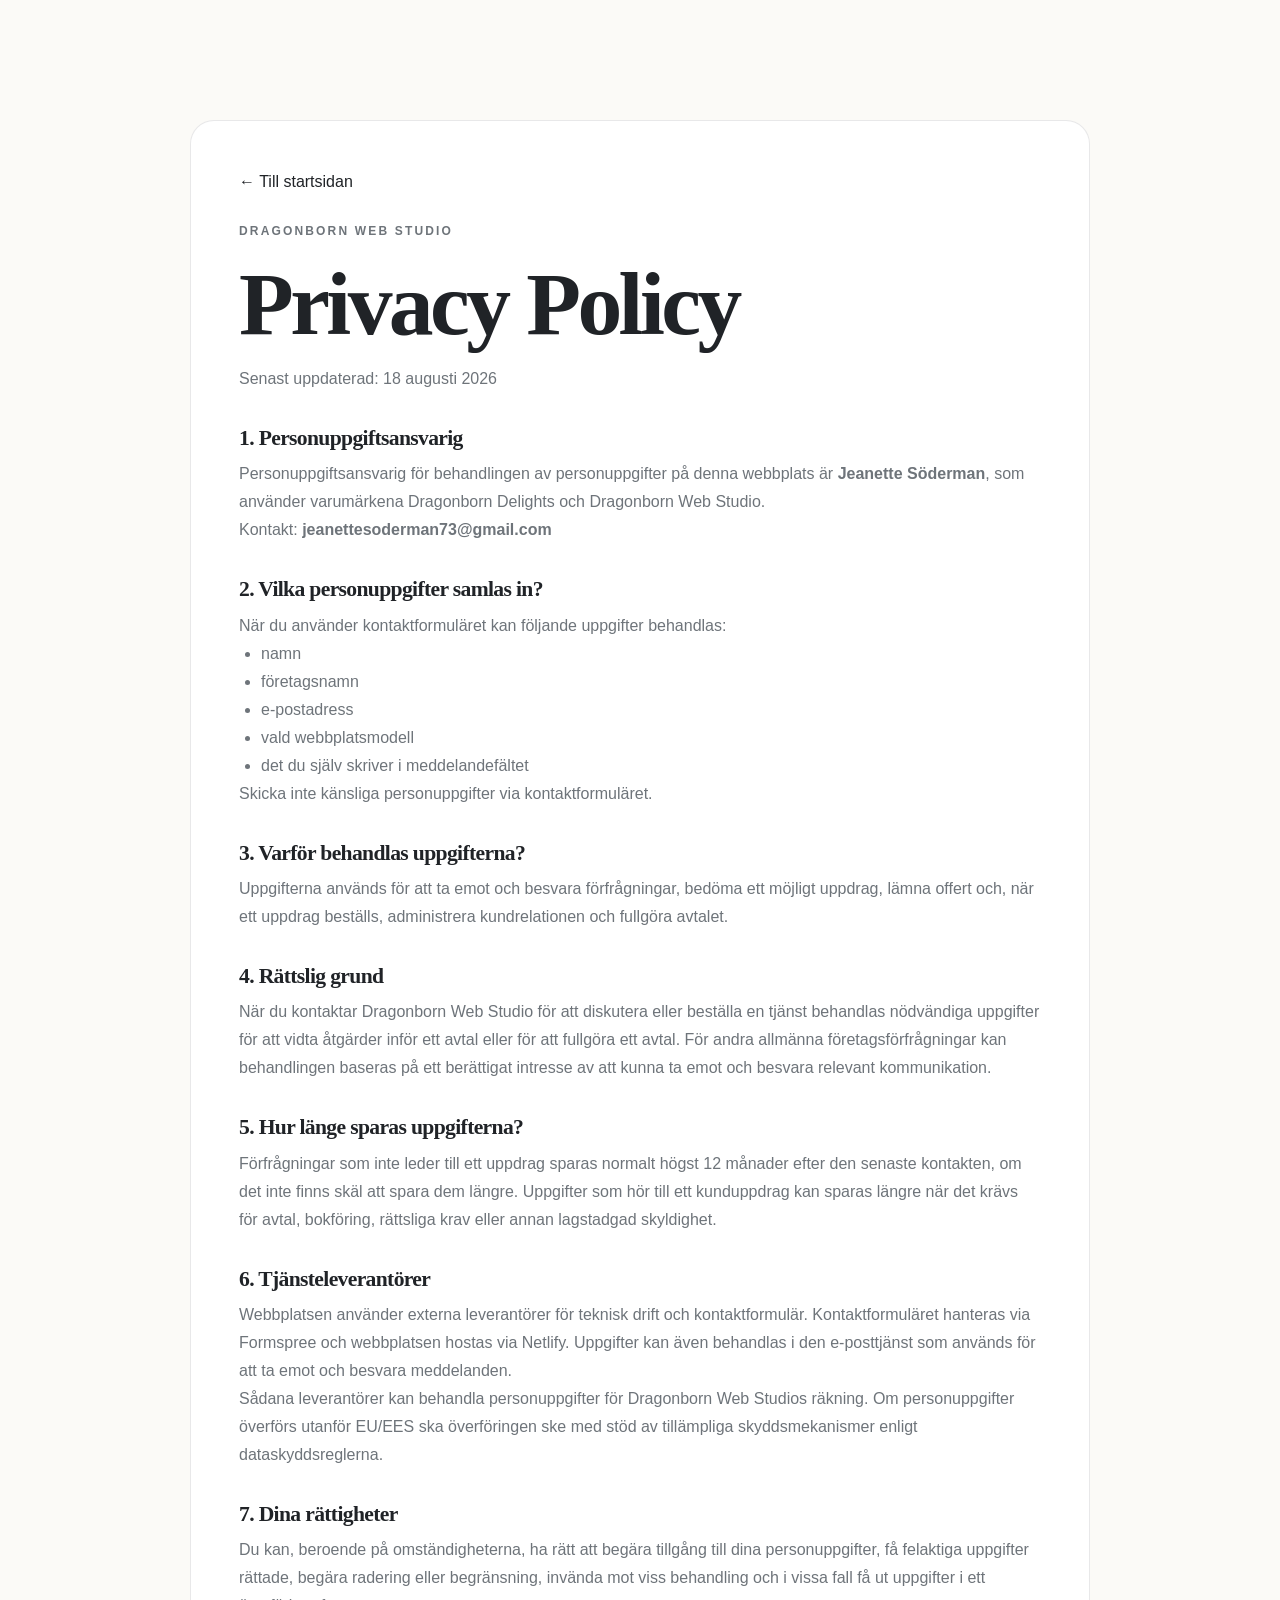
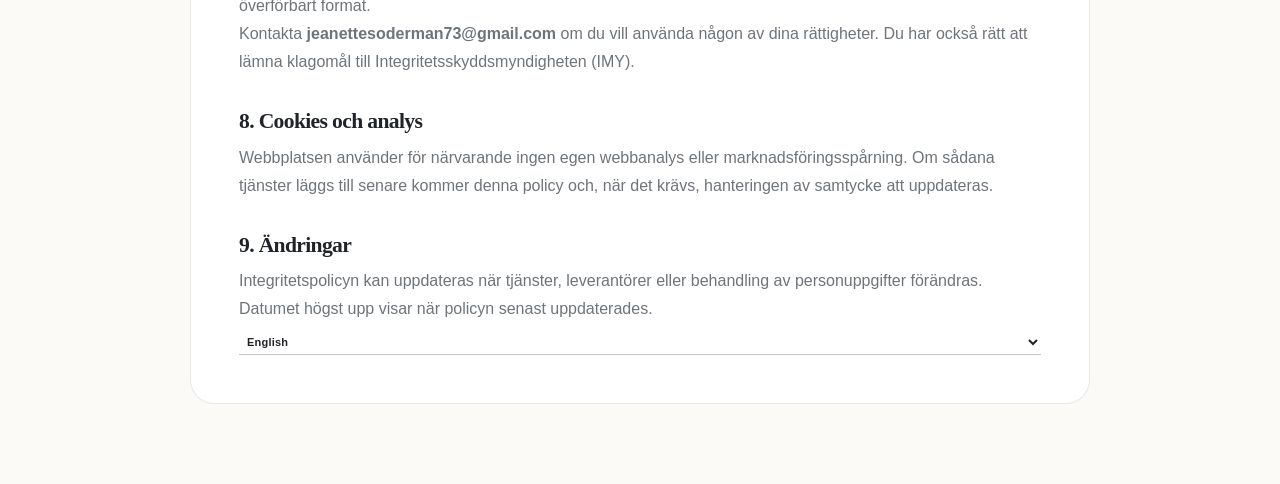
<file: integritetspolicy.html>
<!doctype html>
<html lang="sv">
  <head>
    <meta charset="UTF-8" />

    <meta name="viewport" content="width=device-width, initial-scale=1.0" />

    <title>Integritetspolicy | Dragonborn Web Studio</title>

    <meta
      name="description"
      content="Integritetspolicy för Dragonborn Web Studio."
    />

    <meta name="robots" content="index, follow" />

    <link
      rel="canonical"
      href="https://webstudio.dragonborndelights.com/integritetspolicy.html"
    />

    <meta property="og:type" content="website" />

    <meta
      property="og:title"
      content="Integritetspolicy | Dragonborn Web Studio"
    />

    <meta
      property="og:description"
      content="Information om hur Dragonborn Web Studio behandlar personuppgifter."
    />

    <meta
      property="og:url"
      content="https://webstudio.dragonborndelights.com/integritetspolicy.html"
    />

    <meta property="og:site_name" content="Dragonborn Web Studio" />

    <link rel="stylesheet" href="style.css" />
  </head>

  <body>
    <main class="legal-main">
      <div class="container">
        <article class="legal-card">
          <a class="legal-back" href="index.html"> ← Till startsidan </a>

          <p class="eyebrow">DRAGONBORN WEB STUDIO</p>

          <h1>Integritetspolicy</h1>

          <p class="legal-meta">Senast uppdaterad: 18 augusti 2026</p>

          <h2>1. Personuppgiftsansvarig</h2>

          <p>
            Personuppgiftsansvarig för behandlingen av personuppgifter på denna
            webbplats är
            <strong>Jeanette Söderman</strong>, som använder varumärkena
            Dragonborn Delights och Dragonborn Web Studio.
            <br />
            Kontakt:
            <strong>jeanettesoderman73@gmail.com</strong>
          </p>

          <h2>2. Vilka personuppgifter samlas in?</h2>

          <p>
            När du använder kontaktformuläret kan följande uppgifter behandlas:
          </p>

          <ul>
            <li>namn</li>
            <li>företagsnamn</li>
            <li>e-postadress</li>
            <li>vald webbplatsmodell</li>
            <li>det du själv skriver i meddelandefältet</li>
          </ul>

          <p>Skicka inte känsliga personuppgifter via kontaktformuläret.</p>

          <h2>3. Varför behandlas uppgifterna?</h2>

          <p>
            Uppgifterna används för att ta emot och besvara förfrågningar,
            bedöma ett möjligt uppdrag, lämna offert och, när ett uppdrag
            beställs, administrera kundrelationen och fullgöra avtalet.
          </p>

          <h2>4. Rättslig grund</h2>

          <p>
            När du kontaktar Dragonborn Web Studio för att diskutera eller
            beställa en tjänst behandlas nödvändiga uppgifter för att vidta
            åtgärder inför ett avtal eller för att fullgöra ett avtal. För andra
            allmänna företagsförfrågningar kan behandlingen baseras på ett
            berättigat intresse av att kunna ta emot och besvara relevant
            kommunikation.
          </p>

          <h2>5. Hur länge sparas uppgifterna?</h2>

          <p>
            Förfrågningar som inte leder till ett uppdrag sparas normalt högst
            12 månader efter den senaste kontakten, om det inte finns skäl att
            spara dem längre. Uppgifter som hör till ett kunduppdrag kan sparas
            längre när det krävs för avtal, bokföring, rättsliga krav eller
            annan lagstadgad skyldighet.
          </p>

          <h2>6. Tjänsteleverantörer</h2>

          <p>
            Webbplatsen använder externa leverantörer för teknisk drift och
            kontaktformulär. Kontaktformuläret hanteras via Formspree och
            webbplatsen hostas via Netlify. Uppgifter kan även behandlas i den
            e-posttjänst som används för att ta emot och besvara meddelanden.
          </p>

          <p>
            Sådana leverantörer kan behandla personuppgifter för Dragonborn Web
            Studios räkning. Om personuppgifter överförs utanför EU/EES ska
            överföringen ske med stöd av tillämpliga skyddsmekanismer enligt
            dataskyddsreglerna.
          </p>

          <h2>7. Dina rättigheter</h2>

          <p>
            Du kan, beroende på omständigheterna, ha rätt att begära tillgång
            till dina personuppgifter, få felaktiga uppgifter rättade, begära
            radering eller begränsning, invända mot viss behandling och i vissa
            fall få ut uppgifter i ett överförbart format.
          </p>

          <p>
            Kontakta
            <strong>jeanettesoderman73@gmail.com</strong>
            om du vill använda någon av dina rättigheter. Du har också rätt att
            lämna klagomål till Integritetsskyddsmyndigheten (IMY).
          </p>

          <h2>8. Cookies och analys</h2>

          <p>
            Webbplatsen använder för närvarande ingen egen webbanalys eller
            marknadsföringsspårning. Om sådana tjänster läggs till senare kommer
            denna policy och, när det krävs, hanteringen av samtycke att
            uppdateras.
          </p>

          <h2>9. Ändringar</h2>

          <p>
            Integritetspolicyn kan uppdateras när tjänster, leverantörer eller
            behandling av personuppgifter förändras. Datumet högst upp visar när
            policyn senast uppdaterades.
          </p>
        </article>
      </div>
    </main>

    <script src="lang.js"></script>
    <script src="currency.js"></script>
  </body>
</html>
</file>
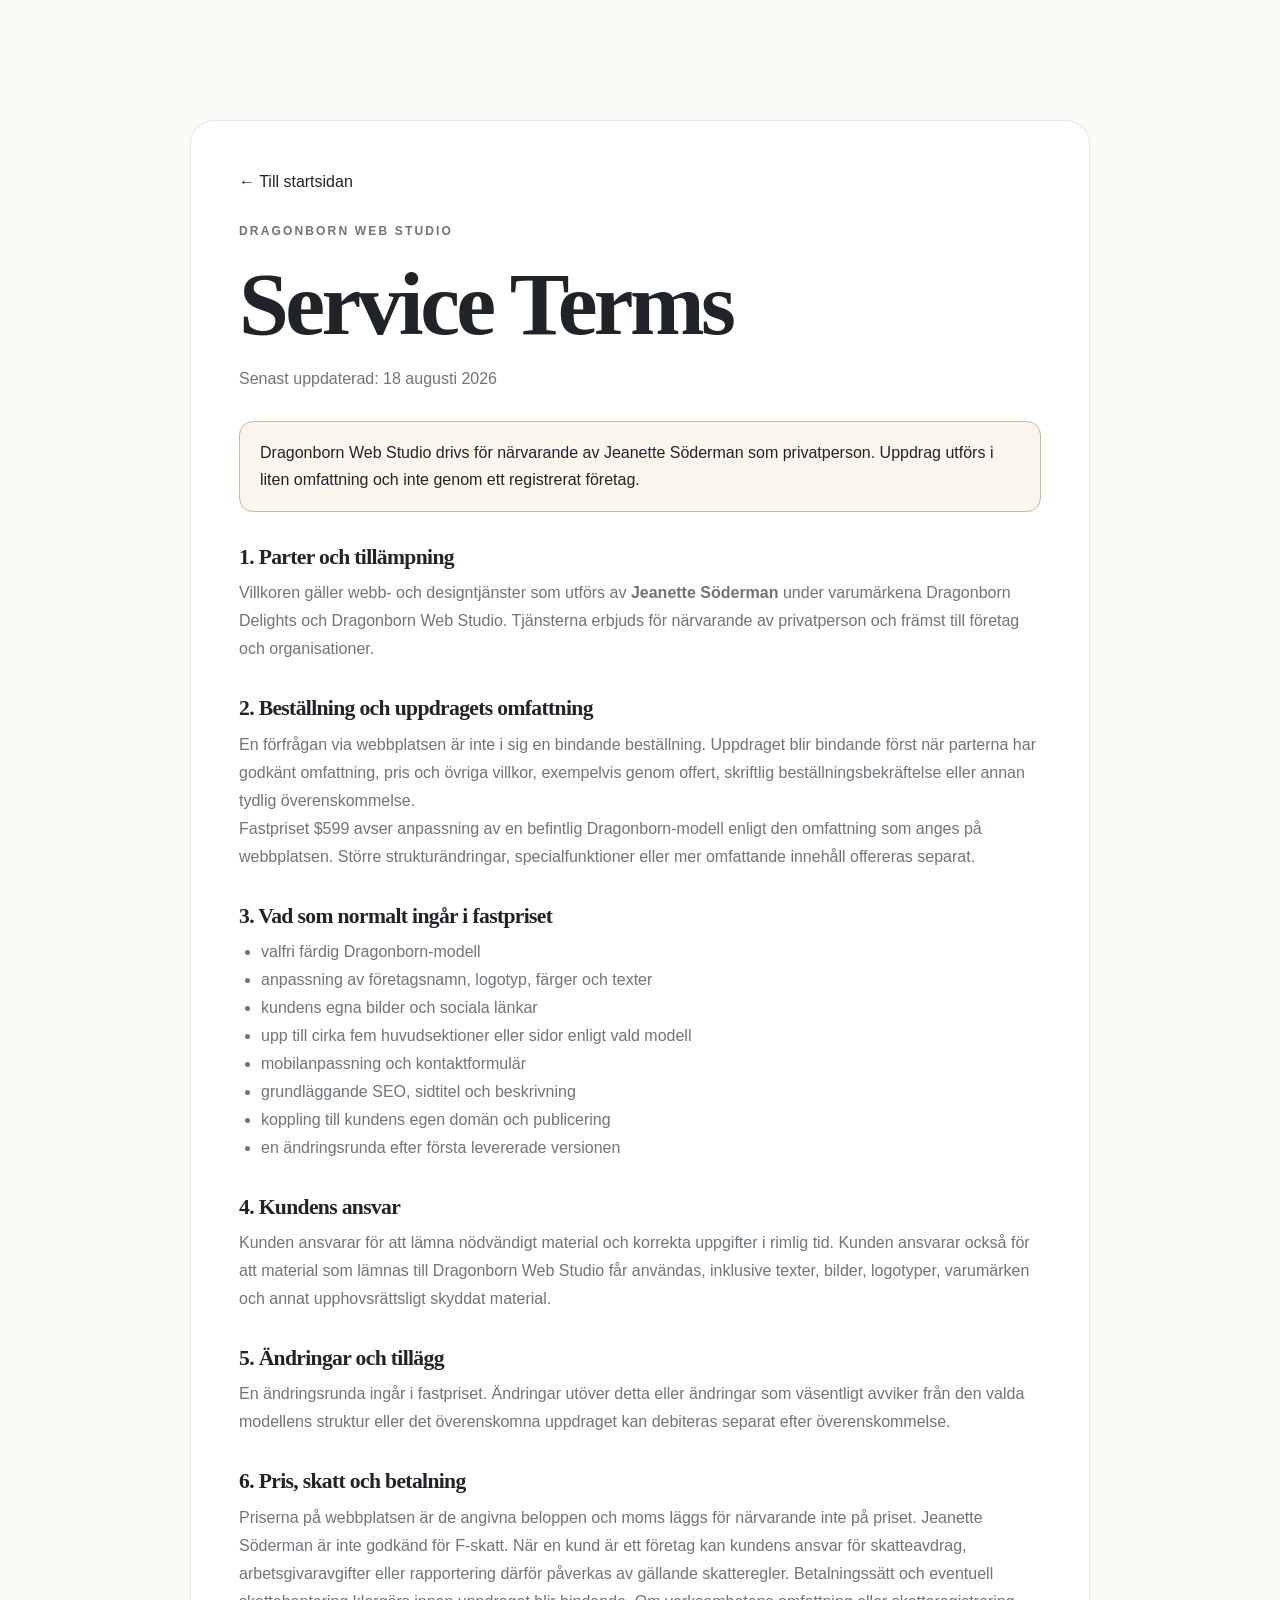
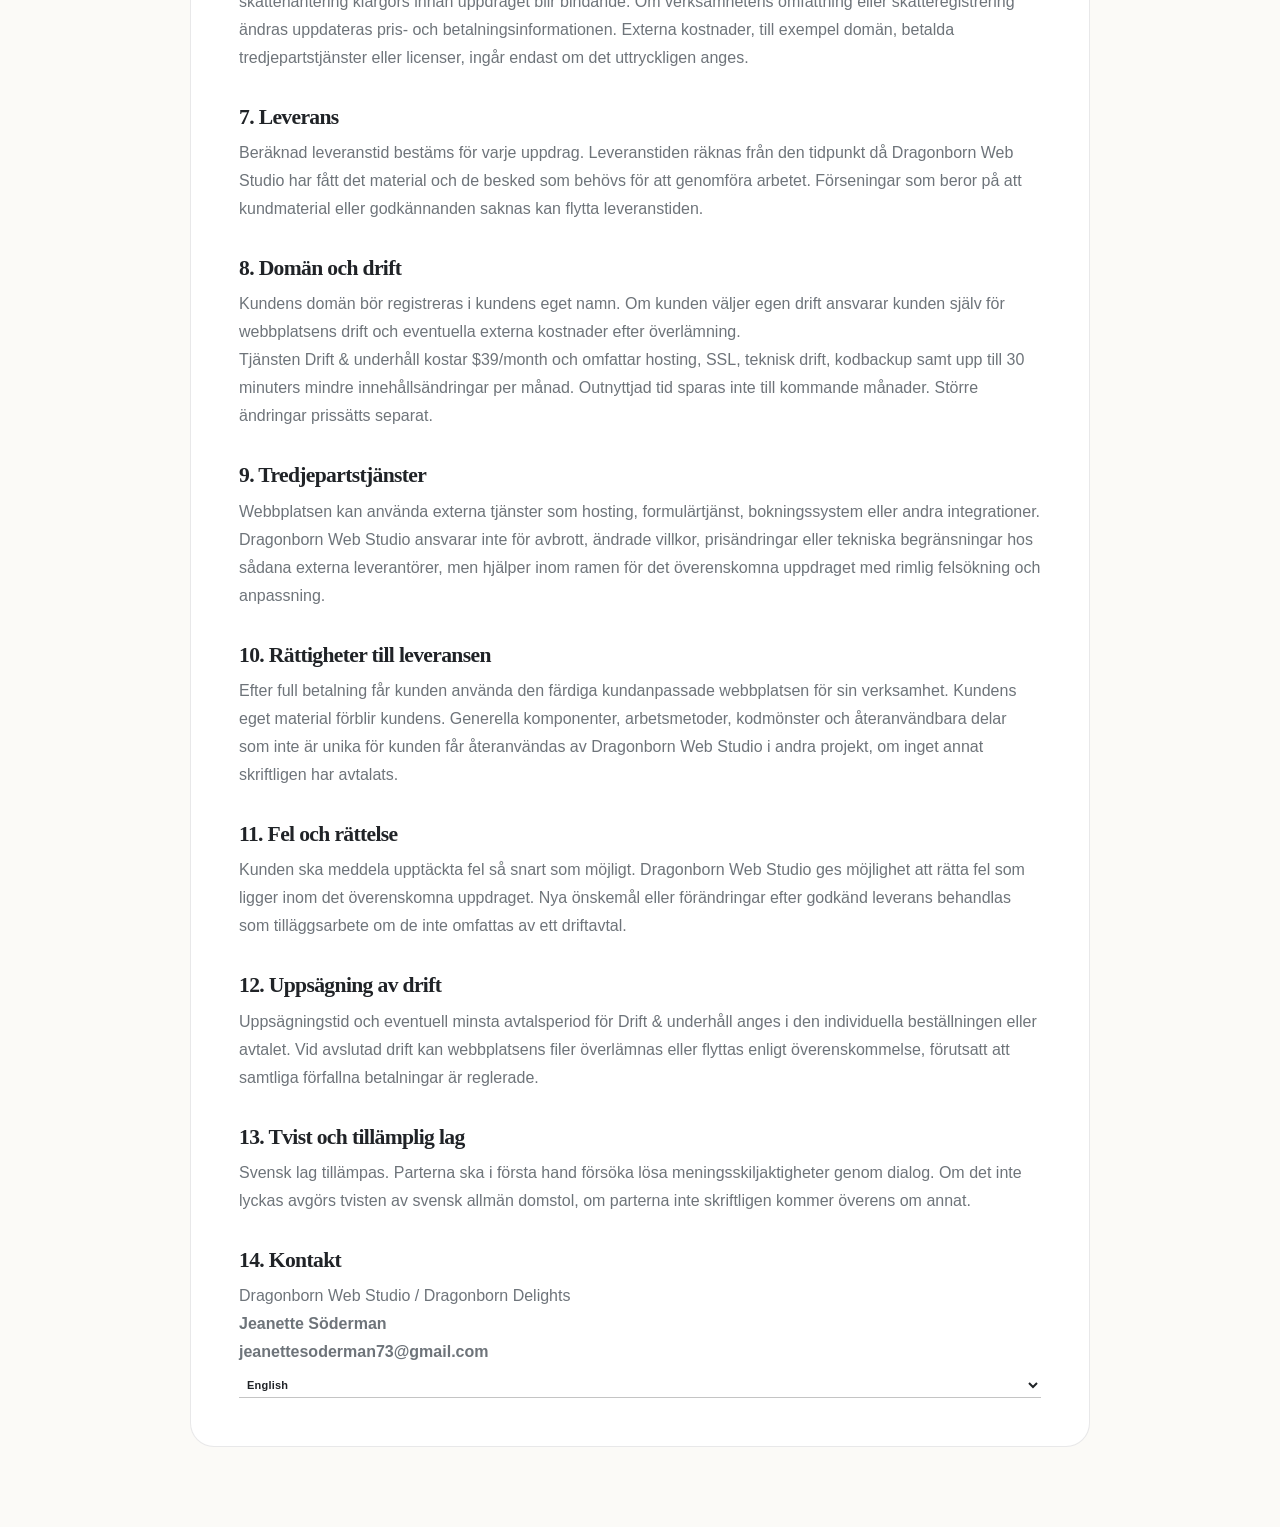
<file: villkor.html>
<!doctype html>
<html lang="sv">
  <head>
    <meta charset="UTF-8" />

    <meta name="viewport" content="width=device-width, initial-scale=1.0" />

    <title>Tjänstevillkor | Dragonborn Web Studio</title>

    <meta
      name="description"
      content="Tjänstevillkor för Dragonborn Web Studio."
    />

    <meta name="robots" content="index, follow" />

    <link
      rel="canonical"
      href="https://webstudio.dragonborndelights.com/villkor.html"
    />

    <meta property="og:type" content="website" />

    <meta
      property="og:title"
      content="Tjänstevillkor | Dragonborn Web Studio"
    />

    <meta
      property="og:description"
      content="Villkor för webbdesign, leverans, drift och andra tjänster från Dragonborn Web Studio."
    />

    <meta
      property="og:url"
      content="https://webstudio.dragonborndelights.com/villkor.html"
    />

    <meta property="og:site_name" content="Dragonborn Web Studio" />

    <link rel="stylesheet" href="style.css" />
  </head>

  <body>
    <main class="legal-main">
      <div class="container">
        <article class="legal-card">
          <a class="legal-back" href="index.html"> ← Till startsidan </a>

          <p class="eyebrow">DRAGONBORN WEB STUDIO</p>

          <h1>Tjänstevillkor</h1>

          <p class="legal-meta">Senast uppdaterad: 18 augusti 2026</p>

          <div class="legal-warning">
            Dragonborn Web Studio drivs för närvarande av Jeanette Söderman som
            privatperson. Uppdrag utförs i liten omfattning och inte genom ett
            registrerat företag.
          </div>

          <h2>1. Parter och tillämpning</h2>

          <p>
            Villkoren gäller webb- och designtjänster som utförs av
            <strong>Jeanette Söderman</strong>
            under varumärkena Dragonborn Delights och Dragonborn Web Studio.
            Tjänsterna erbjuds för närvarande av privatperson och främst till
            företag och organisationer.
          </p>

          <h2>2. Beställning och uppdragets omfattning</h2>

          <p>
            En förfrågan via webbplatsen är inte i sig en bindande beställning.
            Uppdraget blir bindande först när parterna har godkänt omfattning,
            pris och övriga villkor, exempelvis genom offert, skriftlig
            beställningsbekräftelse eller annan tydlig överenskommelse.
          </p>

          <p>
            Fastpriset 5 900 kr avser anpassning av en befintlig
            Dragonborn-modell enligt den omfattning som anges på webbplatsen.
            Större strukturändringar, specialfunktioner eller mer omfattande
            innehåll offereras separat.
          </p>

          <h2>3. Vad som normalt ingår i fastpriset</h2>

          <ul>
            <li>valfri färdig Dragonborn-modell</li>
            <li>anpassning av företagsnamn, logotyp, färger och texter</li>
            <li>kundens egna bilder och sociala länkar</li>
            <li>
              upp till cirka fem huvudsektioner eller sidor enligt vald modell
            </li>
            <li>mobilanpassning och kontaktformulär</li>
            <li>grundläggande SEO, sidtitel och beskrivning</li>
            <li>koppling till kundens egen domän och publicering</li>
            <li>en ändringsrunda efter första levererade versionen</li>
          </ul>

          <h2>4. Kundens ansvar</h2>

          <p>
            Kunden ansvarar för att lämna nödvändigt material och korrekta
            uppgifter i rimlig tid. Kunden ansvarar också för att material som
            lämnas till Dragonborn Web Studio får användas, inklusive texter,
            bilder, logotyper, varumärken och annat upphovsrättsligt skyddat
            material.
          </p>

          <h2>5. Ändringar och tillägg</h2>

          <p>
            En ändringsrunda ingår i fastpriset. Ändringar utöver detta eller
            ändringar som väsentligt avviker från den valda modellens struktur
            eller det överenskomna uppdraget kan debiteras separat efter
            överenskommelse.
          </p>

          <h2>6. Pris, skatt och betalning</h2>

          <p>
            Priserna på webbplatsen är de angivna beloppen och moms läggs för
            närvarande inte på priset. Jeanette Söderman är inte godkänd för
            F-skatt. När en kund är ett företag kan kundens ansvar för
            skatteavdrag, arbetsgivaravgifter eller rapportering därför påverkas
            av gällande skatteregler. Betalningssätt och eventuell
            skattehantering klargörs innan uppdraget blir bindande. Om
            verksamhetens omfattning eller skatteregistrering ändras uppdateras
            pris- och betalningsinformationen. Externa kostnader, till exempel
            domän, betalda tredjepartstjänster eller licenser, ingår endast om
            det uttryckligen anges.
          </p>

          <h2>7. Leverans</h2>

          <p>
            Beräknad leveranstid bestäms för varje uppdrag. Leveranstiden räknas
            från den tidpunkt då Dragonborn Web Studio har fått det material och
            de besked som behövs för att genomföra arbetet. Förseningar som
            beror på att kundmaterial eller godkännanden saknas kan flytta
            leveranstiden.
          </p>

          <h2>8. Domän och drift</h2>

          <p>
            Kundens domän bör registreras i kundens eget namn. Om kunden väljer
            egen drift ansvarar kunden själv för webbplatsens drift och
            eventuella externa kostnader efter överlämning.
          </p>

          <p>
            Tjänsten Drift & underhåll kostar 399 kr/mån och omfattar hosting,
            SSL, teknisk drift, kodbackup samt upp till 30 minuters mindre
            innehållsändringar per månad. Outnyttjad tid sparas inte till
            kommande månader. Större ändringar prissätts separat.
          </p>

          <h2>9. Tredjepartstjänster</h2>

          <p>
            Webbplatsen kan använda externa tjänster som hosting,
            formulärtjänst, bokningssystem eller andra integrationer. Dragonborn
            Web Studio ansvarar inte för avbrott, ändrade villkor, prisändringar
            eller tekniska begränsningar hos sådana externa leverantörer, men
            hjälper inom ramen för det överenskomna uppdraget med rimlig
            felsökning och anpassning.
          </p>

          <h2>10. Rättigheter till leveransen</h2>

          <p>
            Efter full betalning får kunden använda den färdiga kundanpassade
            webbplatsen för sin verksamhet. Kundens eget material förblir
            kundens. Generella komponenter, arbetsmetoder, kodmönster och
            återanvändbara delar som inte är unika för kunden får återanvändas
            av Dragonborn Web Studio i andra projekt, om inget annat skriftligen
            har avtalats.
          </p>

          <h2>11. Fel och rättelse</h2>

          <p>
            Kunden ska meddela upptäckta fel så snart som möjligt. Dragonborn
            Web Studio ges möjlighet att rätta fel som ligger inom det
            överenskomna uppdraget. Nya önskemål eller förändringar efter
            godkänd leverans behandlas som tilläggsarbete om de inte omfattas av
            ett driftavtal.
          </p>

          <h2>12. Uppsägning av drift</h2>

          <p>
            Uppsägningstid och eventuell minsta avtalsperiod för Drift &
            underhåll anges i den individuella beställningen eller avtalet. Vid
            avslutad drift kan webbplatsens filer överlämnas eller flyttas
            enligt överenskommelse, förutsatt att samtliga förfallna betalningar
            är reglerade.
          </p>

          <h2>13. Tvist och tillämplig lag</h2>

          <p>
            Svensk lag tillämpas. Parterna ska i första hand försöka lösa
            meningsskiljaktigheter genom dialog. Om det inte lyckas avgörs
            tvisten av svensk allmän domstol, om parterna inte skriftligen
            kommer överens om annat.
          </p>

          <h2>14. Kontakt</h2>

          <p>
            Dragonborn Web Studio / Dragonborn Delights
            <br />
            <strong>Jeanette Söderman</strong>
            <br />
            <strong>jeanettesoderman73@gmail.com</strong>
          </p>
        </article>
      </div>
    </main>

    <script src="lang.js"></script>
    <script src="currency.js"></script>
  </body>
</html>
</file>
<file: style.css>
:root{
  --ink:#202327;
  --muted:#6e747a;
  --paper:#f7f4ef;
  --white:#fff;
  --sand:#e8dfd2;
  --dark:#1f262d;
  --accent:#b88b58;
  --accent-dark:#8e673f;
  --blue:#536d7c;
  --line:rgba(32,35,39,.10);
  --shadow:0 22px 55px rgba(43,39,34,.10);
}
*{box-sizing:border-box;margin:0;padding:0}
html{scroll-behavior:smooth}
body{font-family:Arial, Helvetica, sans-serif;background:var(--paper);color:var(--ink);line-height:1.65}
a{text-decoration:none;color:inherit}
button,input,textarea,select{font:inherit}
.container{width:min(1180px,calc(100% - 40px));margin:auto}
.section{padding:110px 0}
h1,h2,h3{font-family:Georgia, "Times New Roman", serif;line-height:1.08}
h1{font-size:clamp(3.8rem,7vw,6.8rem);letter-spacing:-.04em}
h2{font-size:clamp(2.7rem,5vw,4.6rem);letter-spacing:-.03em}
h3{font-size:1.6rem}
p{color:var(--muted)}
.eyebrow{font-size:.75rem;letter-spacing:.18em;font-weight:700;color:var(--accent-dark);margin-bottom:14px}
.eyebrow.light{color:#dbc09d}
.site-header{position:sticky;top:0;z-index:1000;background:rgba(247,244,239,.92);backdrop-filter:blur(14px);border-bottom:1px solid var(--line)}
.nav-wrap{min-height:80px;display:flex;align-items:center;justify-content:space-between}
.brand{font-family:Georgia, "Times New Roman", serif;font-size:1.45rem;font-weight:700}
.main-nav{display:flex;align-items:center;gap:26px;font-size:.9rem}
.menu-toggle{display:none;background:none;border:0}.menu-toggle span{display:block;width:25px;height:2px;background:var(--ink);margin:5px 0}
.btn{display:inline-flex;align-items:center;justify-content:center;min-height:52px;padding:0 25px;background:var(--dark);border:1px solid var(--dark);color:#fff;font-weight:700;font-size:.9rem;transition:.2s}
.btn:hover{transform:translateY(-1px);background:#13181d}
.btn-small{min-height:42px;padding:0 18px}
.btn-outline{background:transparent;color:var(--ink);border-color:var(--ink)}
.btn-light{background:#fff;border-color:#fff;color:var(--dark)}
.hero{padding:80px 0 95px;background:
radial-gradient(circle at 15% 10%,rgba(184,139,88,.13),transparent 30%),
linear-gradient(110deg,#f7f4ef 0%,#f7f4ef 60%,#e9e1d7 60%)}
.hero-grid{display:grid;grid-template-columns:1.05fr .95fr;gap:70px;align-items:center;min-height:680px}
.lead{font-size:1.08rem;max-width:660px;margin-top:25px}
.hero-actions{display:flex;gap:14px;flex-wrap:wrap;margin-top:34px}
.hero-points{display:flex;gap:16px;flex-wrap:wrap;margin-top:35px}.hero-points span{font-size:.8rem;color:#6c625b}.hero-points span::before{content:"✓";margin-right:6px;color:var(--accent-dark);font-weight:700}
.hero-panel{position:relative}
.browser-card{background:#fff;border-radius:16px;box-shadow:var(--shadow);overflow:hidden;border:1px solid rgba(32,35,39,.08)}
.browser-top{height:48px;background:#ece7df;display:flex;align-items:center;gap:7px;padding:0 16px}.browser-top span{width:10px;height:10px;border-radius:50%;background:#c5bbb0}
.browser-content{padding:45px}.mini-label{font-size:.68rem;letter-spacing:.16em;color:var(--accent-dark);font-weight:700}.browser-content strong{display:block;font-family:"Playfair Display";font-size:2.3rem;margin-top:12px}.browser-content p{margin-top:10px}
.mock-grid{display:grid;grid-template-columns:repeat(3,1fr);gap:10px;margin-top:35px}.mock-grid div{height:150px;background:linear-gradient(150deg,#e9ded0,#c7b5a4);border-radius:6px}.mock-grid div:nth-child(2){background:linear-gradient(150deg,#d8e0e4,#9cadb7)}.mock-grid div:nth-child(3){background:linear-gradient(150deg,#ddd5cf,#a99d94)}
.floating-note{position:absolute;right:-20px;bottom:-30px;background:var(--dark);color:#fff;padding:20px 24px;box-shadow:var(--shadow)}.floating-note strong{display:block}.floating-note span{font-size:.78rem;color:#b9c2c8}
.section-heading{max-width:760px;margin:0 auto 58px;text-align:center}.section-heading p:last-child{margin-top:16px}
.models-section{background:#fff}
.models-grid{display:grid;grid-template-columns:repeat(2,1fr);gap:28px}
.model-card{border:1px solid var(--line);background:#fff;overflow:hidden;box-shadow:0 12px 35px rgba(43,39,34,.06)}
.model-preview{height:310px;overflow:hidden;position:relative}.model-preview img{width:100%;height:100%;object-fit:cover;display:block;transition:.35s}.model-card:hover .model-preview img{transform:scale(1.02)}
.model-category{position:absolute;top:16px;left:16px;background:rgba(255,255,255,.9);padding:7px 11px;font-size:.68rem;font-weight:700;letter-spacing:.12em}
.model-body{padding:26px}.model-body h3{font-size:2rem}.model-body p{margin-top:10px}.model-actions{display:flex;justify-content:space-between;gap:14px;align-items:center;margin-top:24px}.demo-link{font-weight:700;color:var(--accent-dark);border-bottom:1px solid var(--accent)}
.process-section{background:var(--paper)}
.steps-grid{display:grid;grid-template-columns:repeat(4,1fr);gap:18px}.steps-grid article{background:#fff;padding:28px;border-top:3px solid var(--accent)}.steps-grid span{font-size:.72rem;color:var(--accent-dark);letter-spacing:.13em}.steps-grid h3{margin-top:14px}.steps-grid p{margin-top:10px}
.pricing-section{background:#fff}
.pricing-grid{display:grid;grid-template-columns:1fr .72fr;gap:80px;align-items:center}
.pricing-copy>p{margin-top:18px}
.check-list{list-style:none;margin-top:28px}.check-list li{padding:9px 0;border-bottom:1px solid var(--line)}.check-list li::before{content:"✓";color:var(--accent-dark);margin-right:9px}
.price-card{background:var(--dark);color:#fff;padding:40px;box-shadow:var(--shadow)}.price-label{font-size:.68rem;letter-spacing:.18em;color:#d5b58b}.price{display:block;font-family:"Playfair Display";font-size:3.4rem;margin-top:10px}.price-note{font-size:.78rem;color:#aeb9c0}.divider{height:1px;background:rgba(255,255,255,.12);margin:28px 0}.price-card p{color:#c0c8cd}.price-card .btn{margin-top:26px;background:var(--accent);border-color:var(--accent);color:#1f2529}
.hosting-section{background:linear-gradient(180deg,#f0ebe4,#e7ddd1)}
.hosting-grid{display:grid;grid-template-columns:1fr 1fr;gap:24px;max-width:900px;margin:auto}.hosting-grid article{background:#fff;padding:34px;border:1px solid var(--line)}.hosting-grid article.featured{border:2px solid var(--accent)}.hosting-grid .tag{font-size:.68rem;letter-spacing:.14em;color:var(--accent-dark);font-weight:700}.hosting-grid h3{font-size:2.2rem;margin-top:12px}.hosting-grid p{margin-top:10px}.hosting-grid ul{list-style:none;margin-top:22px}.hosting-grid li{padding:8px 0;border-bottom:1px solid var(--line)}
.addons-section{background:#fff}
.addons-grid{display:grid;grid-template-columns:repeat(3,1fr);gap:18px}.addons-grid article{padding:26px;border:1px solid var(--line);background:#fbfaf8}.addons-grid strong{font-size:1.02rem}.addons-grid p{margin-top:9px;font-size:.9rem}
.faq-section{background:var(--paper)}
.faq-grid{display:grid;grid-template-columns:.8fr 1.2fr;gap:80px}.faq-list details{border-bottom:1px solid var(--line);padding:18px 0}.faq-list summary{cursor:pointer;font-weight:700}.faq-list p{margin-top:10px}
.contact-section{padding:110px 0;background:var(--dark);color:#fff}.contact-grid{display:grid;grid-template-columns:.9fr 1.1fr;gap:80px}.contact-grid>div>p{color:#b8c0c6;margin-top:18px}
.contact-form{background:#2b333a;padding:34px}.form-row{display:grid;grid-template-columns:1fr 1fr;gap:16px}label{display:block;margin-bottom:16px;font-size:.82rem;font-weight:700;color:#d7dde1}
input,textarea,select{width:100%;margin-top:7px;padding:13px 14px;background:#fff;border:0;outline:none;color:#222}.form-status{margin-top:12px;font-size:.82rem;color:#c7d0d5}
.footer{background:#171d22;color:#fff;padding:60px 0 22px}.footer-grid{display:grid;grid-template-columns:1.5fr 1fr 1fr;gap:40px}.footer-grid>div:not(:first-child){display:flex;flex-direction:column;gap:8px}.footer p,.footer a{color:#9aa6ae}.footer-brand{font-family:"Playfair Display";font-size:1.35rem}.footer-bottom{display:flex;justify-content:space-between;border-top:1px solid rgba(255,255,255,.08);padding-top:18px;margin-top:40px;color:#718089;font-size:.74rem}
@media(max-width:980px){
.main-nav{display:none;position:absolute;top:80px;left:0;right:0;background:var(--paper);padding:22px;flex-direction:column;align-items:stretch;border-bottom:1px solid var(--line)}.main-nav.open{display:flex}.menu-toggle{display:block}
.hero{background:var(--paper)}.hero-grid,.pricing-grid,.faq-grid,.contact-grid{grid-template-columns:1fr}.hero-grid{min-height:auto}.models-grid{grid-template-columns:1fr}.steps-grid,.addons-grid{grid-template-columns:1fr 1fr}.hosting-grid{grid-template-columns:1fr}
}
@media(max-width:650px){
.container{width:min(100% - 28px,1180px)}.section{padding:80px 0}.hero{padding-top:45px}.hero-grid{gap:45px}.browser-content{padding:28px}.mock-grid div{height:110px}.floating-note{position:relative;right:auto;bottom:auto;margin-top:14px}.steps-grid,.addons-grid,.footer-grid,.form-row{grid-template-columns:1fr}.model-preview{height:240px}.footer-bottom{flex-direction:column;gap:8px}
}

.brand-lockup{
  display:flex;
  flex-direction:column;
  line-height:1.05;
}
.brand-lockup strong{
  font-family:Georgia, "Times New Roman", serif;
  font-size:1.22rem;
}
.brand-lockup small{
  margin-top:5px;
  font-family:Arial, Helvetica, sans-serif;
  font-size:.60rem;
  letter-spacing:.13em;
  text-transform:uppercase;
  color:var(--muted);
}
.dragonborn-section{
  background:#fff;
  border-top:1px solid var(--line);
}
.dragonborn-grid{
  display:grid;
  grid-template-columns:360px 1fr;
  gap:70px;
  align-items:center;
}
.dragonborn-logo-wrap img{
  display:block;
  width:100%;
  height:auto;
  border-radius:20px;
}
.dragonborn-copy p:last-child{
  margin-top:18px;
  max-width:650px;
}
.footer-brand-lockup{
  display:flex;
  flex-direction:column;
  gap:4px;
}
.footer-brand-lockup span{
  color:#76838b;
  font-size:.72rem;
  letter-spacing:.08em;
}
@media(max-width:980px){
  .dragonborn-grid{
    grid-template-columns:1fr;
    gap:38px;
  }
  .dragonborn-logo-wrap{
    max-width:340px;
    margin:auto;
  }
  .dragonborn-copy{
    text-align:center;
  }
}


.legal-main{
  padding:120px 0 80px;
  background:#fbfaf7;
}
.legal-card{
  max-width:900px;
  margin:0 auto;
  background:#fff;
  border:1px solid var(--line);
  border-radius:24px;
  padding:48px;
}
.legal-card h1{
  margin-bottom:12px;
}
.legal-card h2{
  margin-top:34px;
  margin-bottom:10px;
  font-size:1.35rem;
}
.legal-card p,
.legal-card li{
  color:var(--muted);
  line-height:1.75;
}
.legal-card ul{
  padding-left:22px;
}
.legal-meta{
  margin-bottom:28px;
}
.legal-warning{
  padding:18px 20px;
  margin:24px 0;
  border:1px solid #c8b89b;
  border-radius:14px;
  background:#faf6ee;
}
.legal-back{
  display:inline-block;
  margin-bottom:26px;
}
@media(max-width:700px){
  .legal-card{padding:28px 22px}
}


.lang-switch{display:flex;align-items:center;gap:6px;margin-left:auto;font-family:Arial,Helvetica,sans-serif;font-size:12px;letter-spacing:.06em;white-space:nowrap}
.lang-switch button{appearance:none;border:0;background:transparent;color:inherit;opacity:.55;font:inherit;cursor:pointer;padding:6px 3px}
.lang-switch button.active{opacity:1;font-weight:700;text-decoration:underline;text-underline-offset:3px}
.lang-switch span{opacity:.35}
@media(max-width:900px){.lang-switch{margin-left:10px}}
.legal-card>.lang-switch{position:absolute;top:24px;right:28px}
.legal-card{position:relative}


/* Header alignment refinement */
@media (min-width: 901px){
  .nav-wrap{
    display:grid;
    grid-template-columns:auto 1fr auto;
    align-items:center;
    column-gap:28px;
  }

  .nav-wrap > nav,
  .nav-wrap .main-nav{
    justify-self:center;
    margin-left:0;
    margin-right:0;
  }

  .lang-switch{
    justify-self:end;
    margin-left:0;
  }
}


.currency-switch{
  display:flex;
  align-items:center;
  gap:5px;
  margin-left:12px;
  font-family:Arial,Helvetica,sans-serif;
  font-size:11px;
  letter-spacing:.05em;
  white-space:nowrap;
}
.currency-switch button{
  appearance:none;
  border:0;
  background:transparent;
  color:inherit;
  opacity:.48;
  font:inherit;
  cursor:pointer;
  padding:6px 2px;
}
.currency-switch button.active{
  opacity:1;
  font-weight:700;
  text-decoration:underline;
  text-underline-offset:3px;
}
.currency-switch span{opacity:.25}

@media(max-width:900px){
  .currency-switch{
    margin-left:8px;
    font-size:10px;
  }
}


/* Final header layout: logo left, menu centered, language/currency stacked right */
@media (min-width: 901px){
  .nav-wrap{
    display:grid !important;
    grid-template-columns:minmax(250px, 1fr) auto minmax(250px, 1fr);
    align-items:center;
    column-gap:28px;
  }

  .brand,
  .brand-lockup{
    justify-self:start;
  }

  .nav-wrap > nav,
  .nav-wrap .main-nav{
    justify-self:center !important;
    margin:0 !important;
  }

  .lang-switch{
    justify-self:end;
    margin-left:0 !important;
    align-self:start;
  }

  .currency-switch{
    grid-column:3;
    justify-self:end;
    margin-left:0 !important;
    margin-top:2px;
  }

  /* Keep language and currency together on the right */
  .nav-wrap .lang-switch{
    grid-column:3;
    grid-row:1;
  }

  .nav-wrap .currency-switch{
    grid-column:3;
    grid-row:1;
    transform:translateY(22px);
  }
}

@media (max-width: 900px){
  .currency-switch{
    margin-top:4px;
  }
}


/* Multi-language selector */
.language-select-wrap{
  grid-column:3;
  grid-row:1;
  justify-self:end;
  align-self:start;
  margin:0;
}
.language-select{
  border:0;
  border-bottom:1px solid rgba(20,20,20,.25);
  background:transparent;
  color:inherit;
  font:600 11px/1.2 Arial,Helvetica,sans-serif;
  letter-spacing:.02em;
  padding:5px 20px 5px 4px;
  cursor:pointer;
}
@media(min-width:901px){
  .nav-wrap{
    grid-template-columns:minmax(280px,1fr) auto minmax(280px,1fr) !important;
  }
  .currency-switch{
    grid-column:3 !important;
    grid-row:1 !important;
    justify-self:end !important;
    transform:translateY(25px) !important;
  }
}
@media(max-width:900px){
  .language-select-wrap{
    margin-left:auto;
  }
}
</file>
